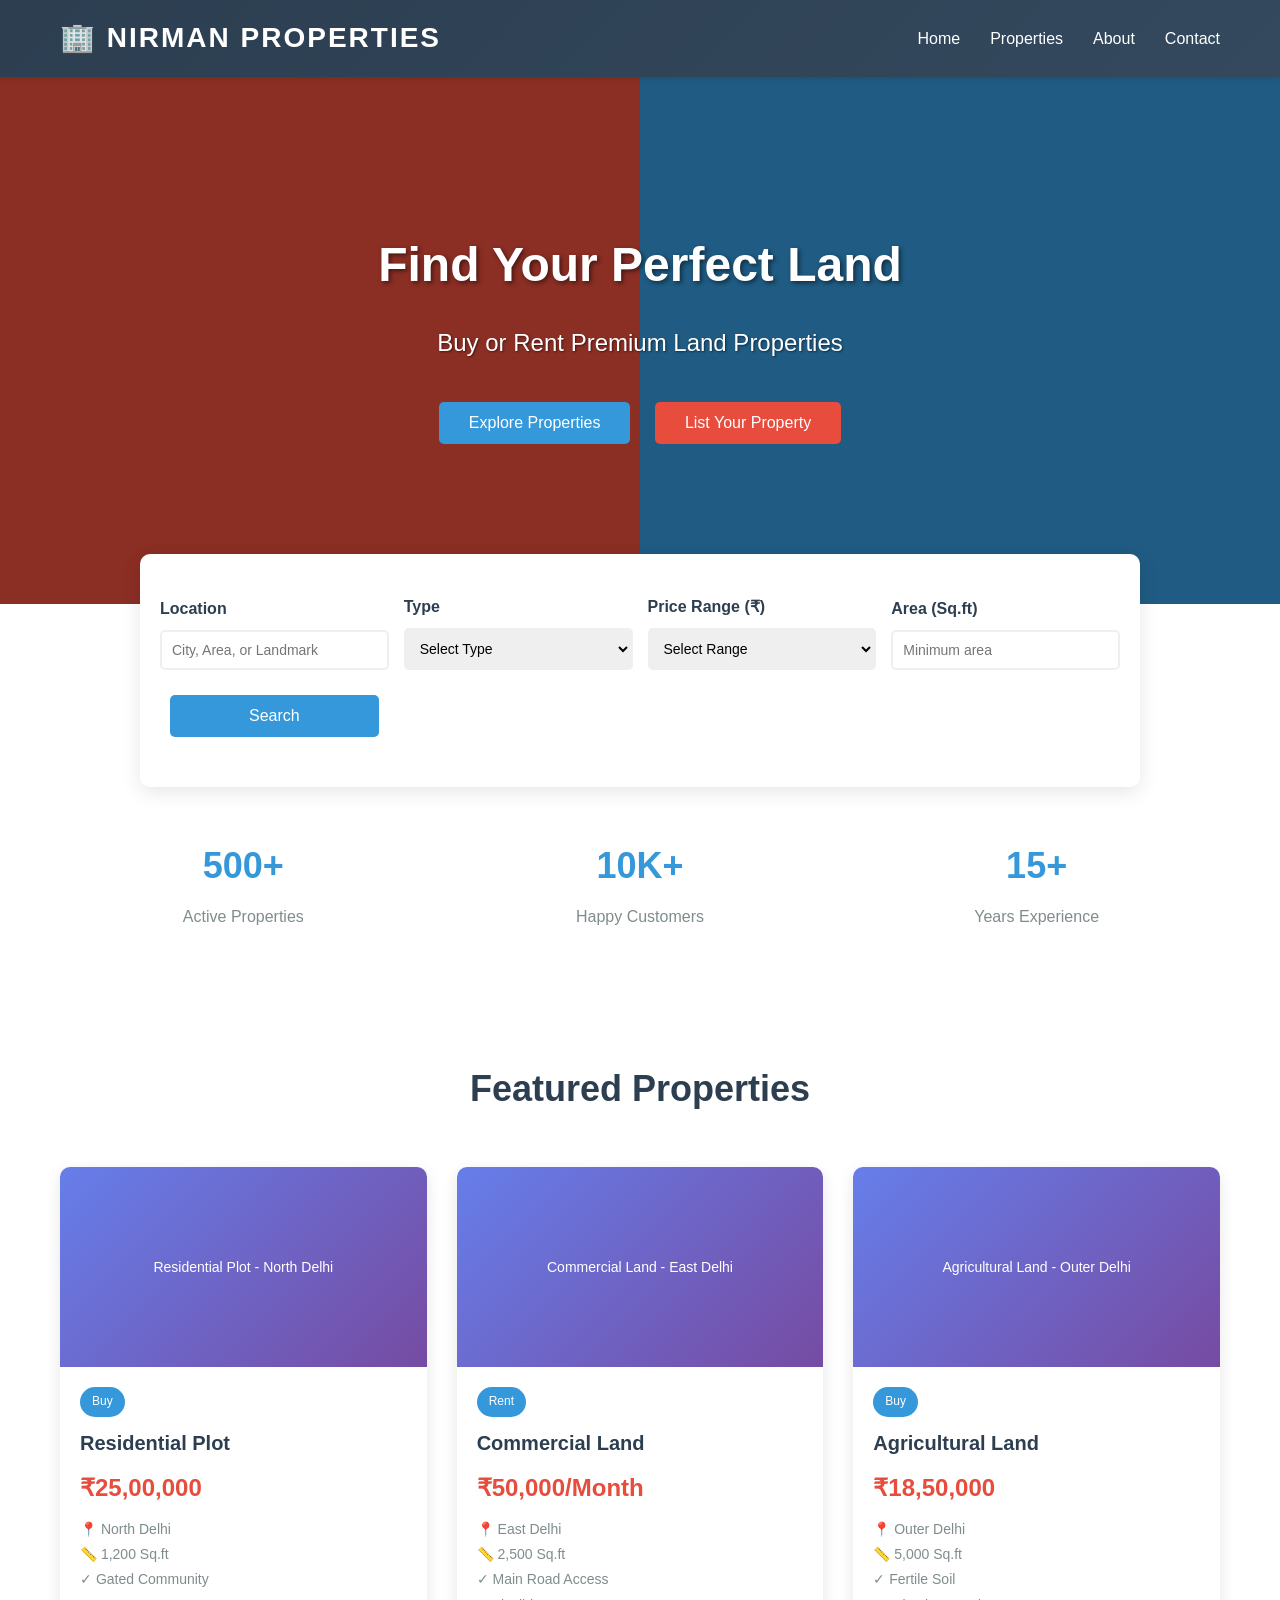
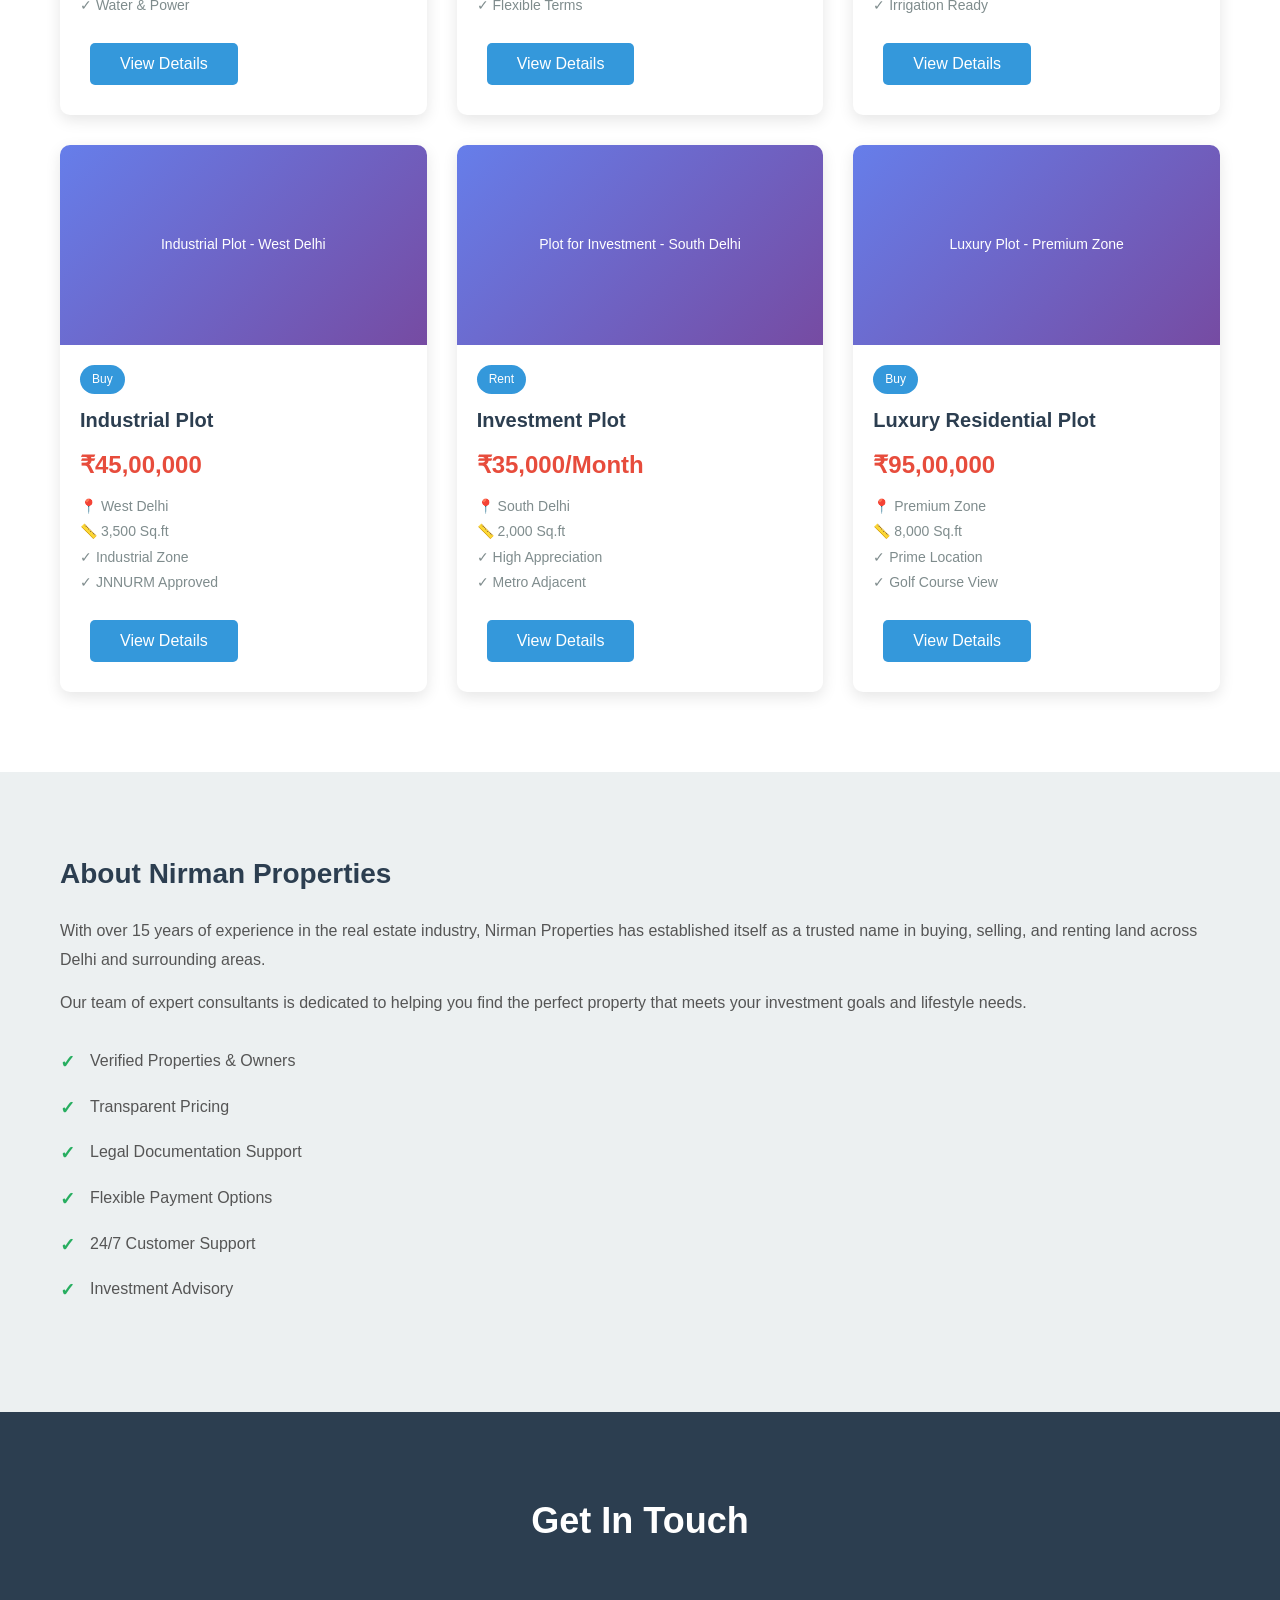
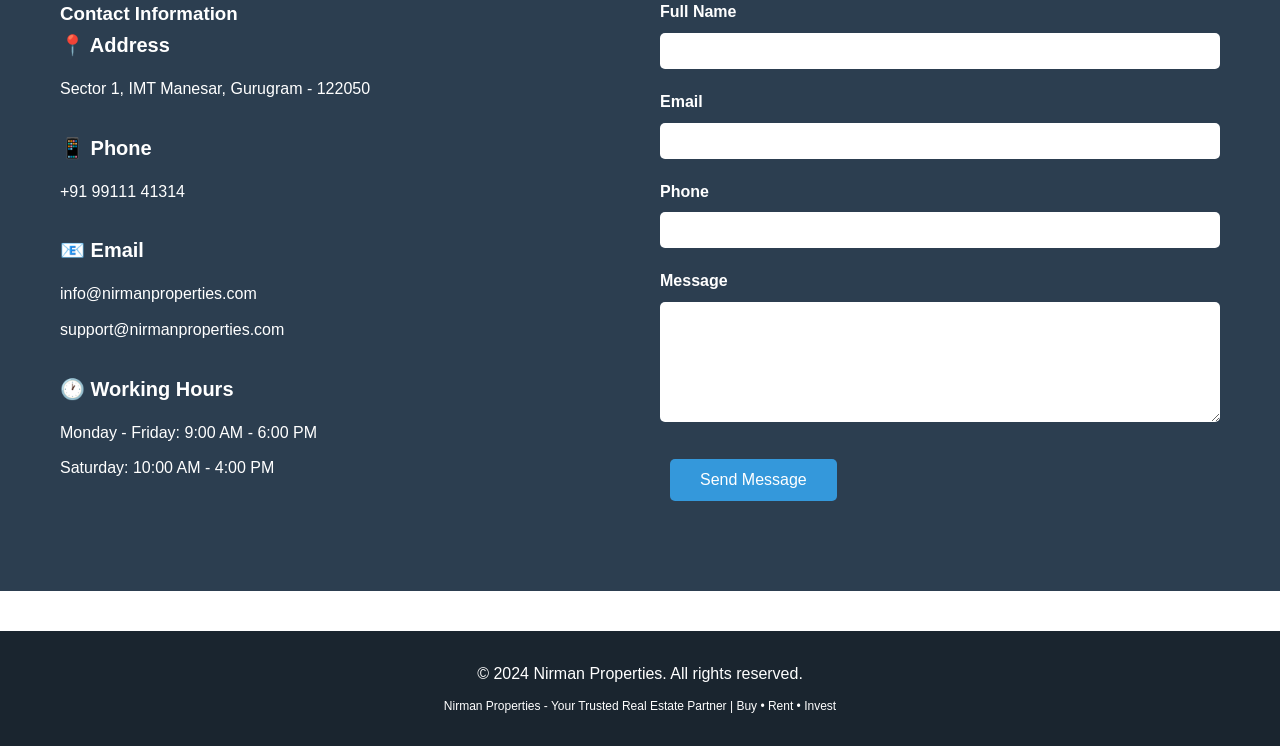
<file: index.html>
<!DOCTYPE html>
<html lang="en">
<head>
    <meta charset="UTF-8">
    <meta name="viewport" content="width=device-width, initial-scale=1.0">
    <title>Nirman Properties - Land Buy & Rent</title>
    <link rel="stylesheet" href="style.css">
</head>
<body>
    <!-- Header -->
    <header>
        <div class="container">
            <div class="header-content">
                <div class="logo">🏢 NIRMAN PROPERTIES</div>
                <nav>
                    <ul>
                        <li><a href="#home">Home</a></li>
                        <li><a href="#properties">Properties</a></li>
                        <li><a href="#about">About</a></li>
                        <li><a href="#contact">Contact</a></li>
                    </ul>
                </nav>
            </div>
        </div>
    </header>

    <!-- Hero Section -->
    <section class="hero" id="home">
        <h1>Find Your Perfect Land</h1>
        <p>Buy or Rent Premium Land Properties</p>
        <button class="btn" onclick="document.querySelector('#properties').scrollIntoView({ behavior: 'smooth' })">Explore Properties</button>
        <button class="btn btn-secondary" onclick="openListingModal()">List Your Property</button>
    </section>

    <!-- Search Section -->
    <div class="container">
        <div class="search-section">
            <form class="search-form" onsubmit="handleSearch(event)">
                <div class="form-group">
                    <label>Location</label>
                    <input type="text" placeholder="City, Area, or Landmark" required>
                </div>
                <div class="form-group">
                    <label>Type</label>
                    <select required>
                        <option value="">Select Type</option>
                        <option value="buy">Buy</option>
                        <option value="rent">Rent</option>
                    </select>
                </div>
                <div class="form-group">
                    <label>Price Range (₹)</label>
                    <select required>
                        <option value="">Select Range</option>
                        <option value="5-10L">5L - 10L</option>
                        <option value="10-25L">10L - 25L</option>
                        <option value="25-50L">25L - 50L</option>
                        <option value="50L+">50L+</option>
                    </select>
                </div>
                <div class="form-group">
                    <label>Area (Sq.ft)</label>
                    <input type="number" placeholder="Minimum area">
                </div>
                <button type="submit" class="btn">Search</button>
            </form>
        </div>
    </div>

    <!-- Statistics -->
    <div class="container">
        <div class="stats">
            <div class="stat-item">
                <h3>500+</h3>
                <p>Active Properties</p>
            </div>
            <div class="stat-item">
                <h3>10K+</h3>
                <p>Happy Customers</p>
            </div>
            <div class="stat-item">
                <h3>15+</h3>
                <p>Years Experience</p>
            </div>
        </div>
    </div>

    <!-- Properties Section -->
    <section class="section" id="properties">
        <div class="container">
            <h2>Featured Properties</h2>
            <div class="properties-grid">
                <!-- Property 1 -->
                <div class="property-card">
                    <div class="property-image">Residential Plot - North Delhi</div>
                    <div class="property-content">
                        <span class="property-type">Buy</span>
                        <div class="property-title">Residential Plot</div>
                        <div class="property-price">₹25,00,000</div>
                        <div class="property-details">
                            📍 North Delhi<br>
                            📏 1,200 Sq.ft<br>
                            ✓ Gated Community<br>
                            ✓ Water & Power
                        </div>
                        <button class="btn" onclick="showPropertyDetails('Residential Plot', '₹25,00,000', 'North Delhi', '1,200 Sq.ft', 'Gated Community, Water & Power')">View Details</button>
                    </div>
                </div>

                <!-- Property 2 -->
                <div class="property-card">
                    <div class="property-image">Commercial Land - East Delhi</div>
                    <div class="property-content">
                        <span class="property-type">Rent</span>
                        <div class="property-title">Commercial Land</div>
                        <div class="property-price">₹50,000/Month</div>
                        <div class="property-details">
                            📍 East Delhi<br>
                            📏 2,500 Sq.ft<br>
                            ✓ Main Road Access<br>
                            ✓ Flexible Terms
                        </div>
                        <button class="btn" onclick="showPropertyDetails('Commercial Land', '₹50,000/Month', 'East Delhi', '2,500 Sq.ft', 'Main Road Access, Flexible Terms')">View Details</button>
                    </div>
                </div>

                <!-- Property 3 -->
                <div class="property-card">
                    <div class="property-image">Agricultural Land - Outer Delhi</div>
                    <div class="property-content">
                        <span class="property-type">Buy</span>
                        <div class="property-title">Agricultural Land</div>
                        <div class="property-price">₹18,50,000</div>
                        <div class="property-details">
                            📍 Outer Delhi<br>
                            📏 5,000 Sq.ft<br>
                            ✓ Fertile Soil<br>
                            ✓ Irrigation Ready
                        </div>
                        <button class="btn" onclick="showPropertyDetails('Agricultural Land', '₹18,50,000', 'Outer Delhi', '5,000 Sq.ft', 'Fertile Soil, Irrigation Ready')">View Details</button>
                    </div>
                </div>

                <!-- Property 4 -->
                <div class="property-card">
                    <div class="property-image">Industrial Plot - West Delhi</div>
                    <div class="property-content">
                        <span class="property-type">Buy</span>
                        <div class="property-title">Industrial Plot</div>
                        <div class="property-price">₹45,00,000</div>
                        <div class="property-details">
                            📍 West Delhi<br>
                            📏 3,500 Sq.ft<br>
                            ✓ Industrial Zone<br>
                            ✓ JNNURM Approved
                        </div>
                        <button class="btn" onclick="showPropertyDetails('Industrial Plot', '₹45,00,000', 'West Delhi', '3,500 Sq.ft', 'Industrial Zone, JNNURM Approved')">View Details</button>
                    </div>
                </div>

                <!-- Property 5 -->
                <div class="property-card">
                    <div class="property-image">Plot for Investment - South Delhi</div>
                    <div class="property-content">
                        <span class="property-type">Rent</span>
                        <div class="property-title">Investment Plot</div>
                        <div class="property-price">₹35,000/Month</div>
                        <div class="property-details">
                            📍 South Delhi<br>
                            📏 2,000 Sq.ft<br>
                            ✓ High Appreciation<br>
                            ✓ Metro Adjacent
                        </div>
                        <button class="btn" onclick="showPropertyDetails('Investment Plot', '₹35,000/Month', 'South Delhi', '2,000 Sq.ft', 'High Appreciation, Metro Adjacent')">View Details</button>
                    </div>
                </div>

                <!-- Property 6 -->
                <div class="property-card">
                    <div class="property-image">Luxury Plot - Premium Zone</div>
                    <div class="property-content">
                        <span class="property-type">Buy</span>
                        <div class="property-title">Luxury Residential Plot</div>
                        <div class="property-price">₹95,00,000</div>
                        <div class="property-details">
                            📍 Premium Zone<br>
                            📏 8,000 Sq.ft<br>
                            ✓ Prime Location<br>
                            ✓ Golf Course View
                        </div>
                        <button class="btn" onclick="showPropertyDetails('Luxury Residential Plot', '₹95,00,000', 'Premium Zone', '8,000 Sq.ft', 'Prime Location, Golf Course View')">View Details</button>
                    </div>
                </div>
            </div>
        </div>
    </section>

    <!-- About Section -->
    <section class="section about-section" id="about">
        <div class="container">
            <div class="about-content">
                <div class="about-text">
                    <h3>About Nirman Properties</h3>
                    <p>With over 15 years of experience in the real estate industry, Nirman Properties has established itself as a trusted name in buying, selling, and renting land across Delhi and surrounding areas.</p>
                    <p>Our team of expert consultants is dedicated to helping you find the perfect property that meets your investment goals and lifestyle needs.</p>
                    <ul class="features-list">
                        <li>Verified Properties & Owners</li>
                        <li>Transparent Pricing</li>
                        <li>Legal Documentation Support</li>
                        <li>Flexible Payment Options</li>
                        <li>24/7 Customer Support</li>
                        <li>Investment Advisory</li>
                    </ul>
                </div>
            </div>
        </div>
    </section>

    <!-- Contact Section -->
    <section class="section contact-section" id="contact">
        <div class="container">
            <h2 style="color: white;">Get In Touch</h2>
            <div class="contact-content">
                <div>
                    <h3>Contact Information</h3>
                    <div class="contact-info">
                        <h3>📍 Address</h3>
                        <p>Sector 1, IMT Manesar, Gurugram - 122050</p>
                    </div>
                    <div class="contact-info">
                        <h3>📱 Phone</h3>
                        <p>+91 99111 41314</p>
                    </div>
                    <div class="contact-info">
                        <h3>📧 Email</h3>
                        <p>info@nirmanproperties.com</p>
                        <p>support@nirmanproperties.com</p>
                    </div>
                    <div class="contact-info">
                        <h3>🕐 Working Hours</h3>
                        <p>Monday - Friday: 9:00 AM - 6:00 PM</p>
                        <p>Saturday: 10:00 AM - 4:00 PM</p>
                    </div>
                </div>
                <form onsubmit="handleContactForm(event)">
                    <div class="contact-form-group">
                        <label>Full Name</label>
                        <input type="text" required>
                    </div>
                    <div class="contact-form-group">
                        <label>Email</label>
                        <input type="email" required>
                    </div>
                    <div class="contact-form-group">
                        <label>Phone</label>
                        <input type="tel" required>
                    </div>
                    <div class="contact-form-group">
                        <label>Message</label>
                        <textarea required></textarea>
                    </div>
                    <button type="submit" class="btn">Send Message</button>
                </form>
            </div>
        </div>
    </section>

    <!-- Footer -->
    <footer>
        <div class="container">
            <p>&copy; 2024 Nirman Properties. All rights reserved.</p>
            <p style="margin-top: 10px; font-size: 12px;">Nirman Properties - Your Trusted Real Estate Partner | Buy • Rent • Invest</p>
        </div>
    </footer>

    <script src="script.js"></script>
</body>
</html>
</file>
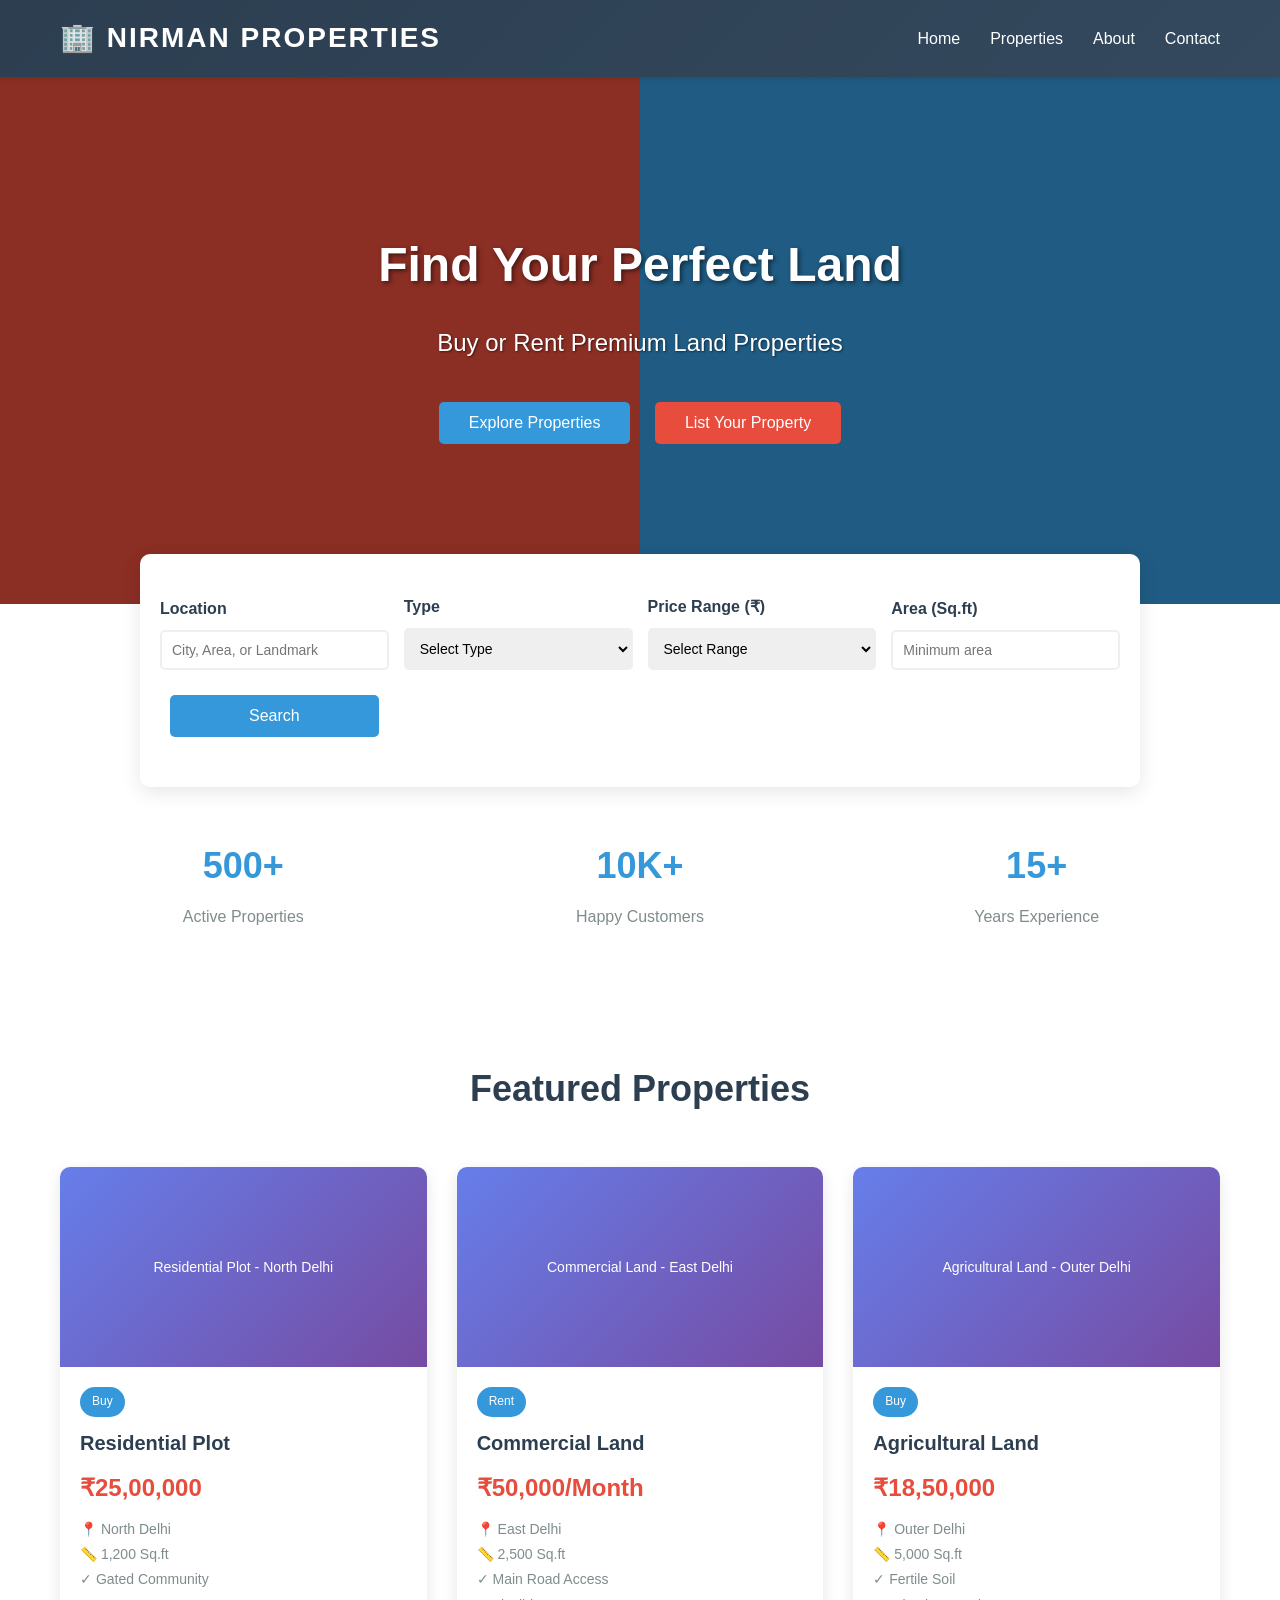
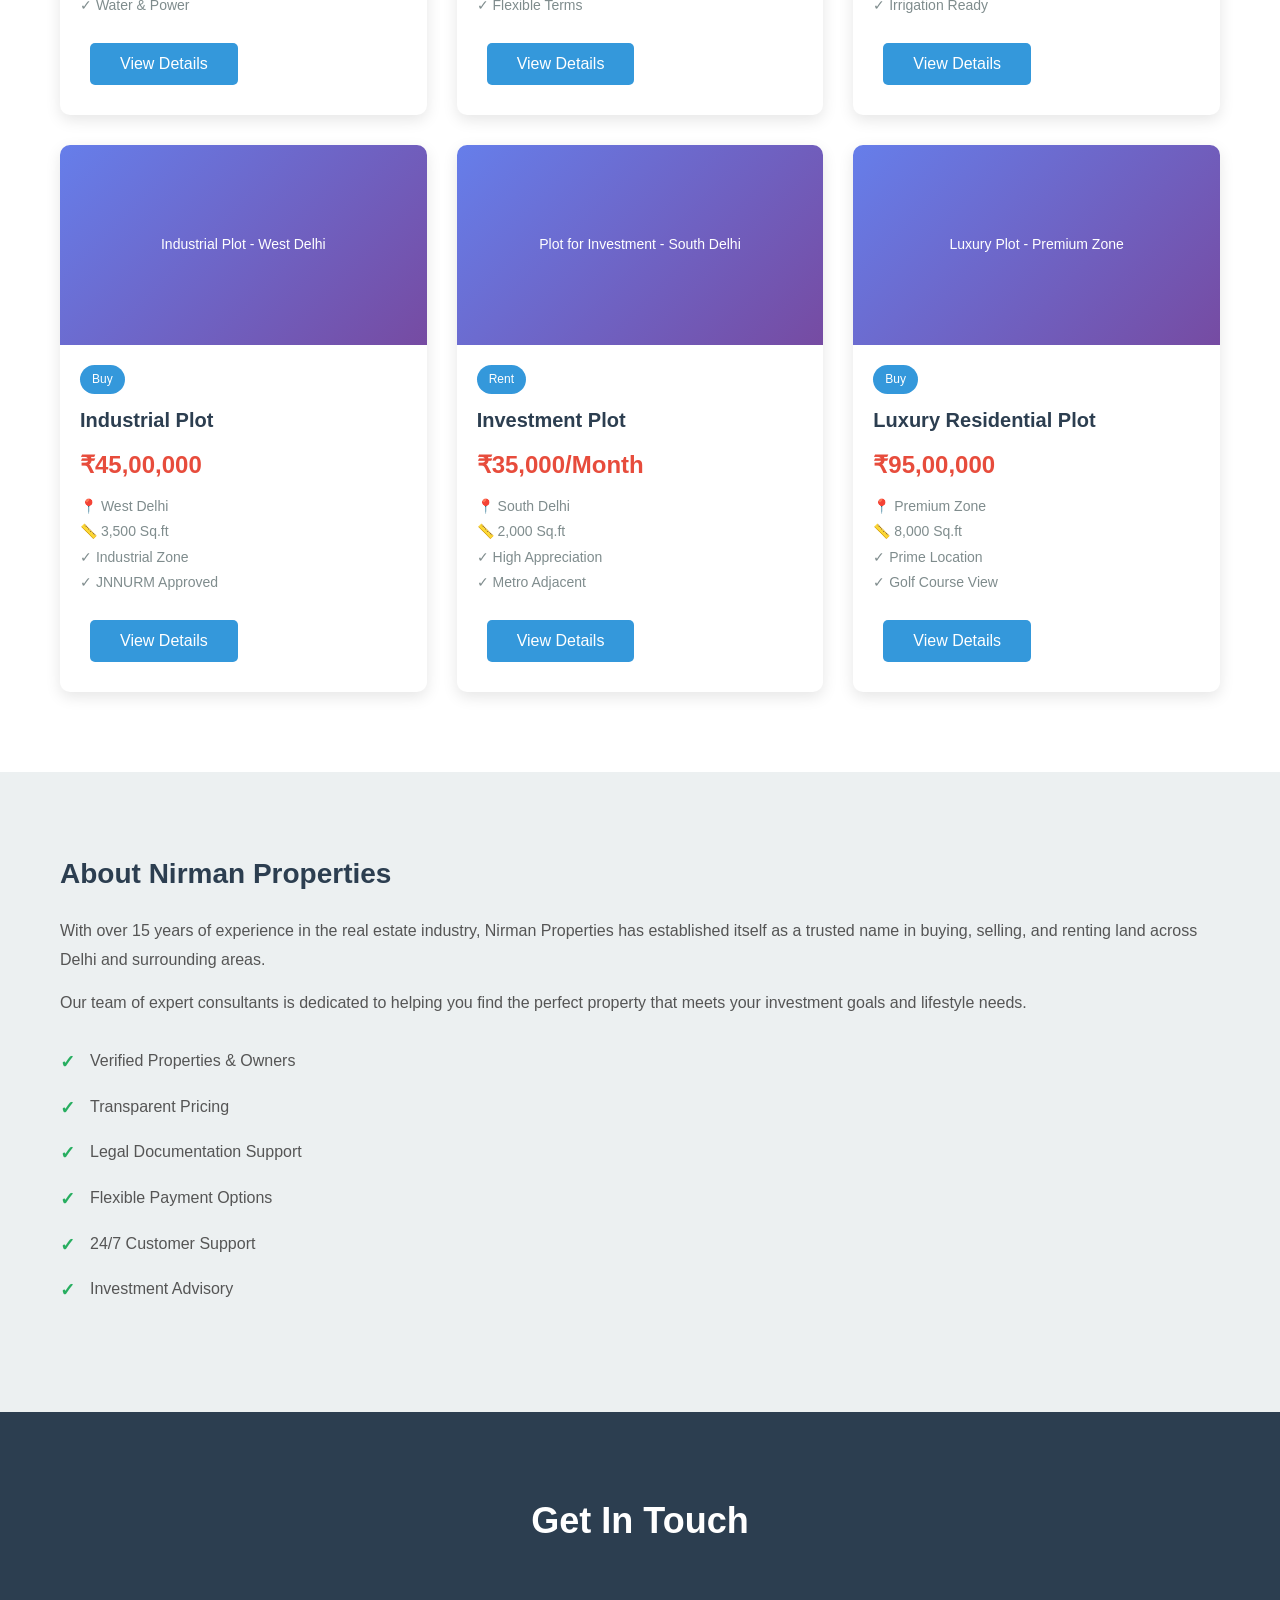
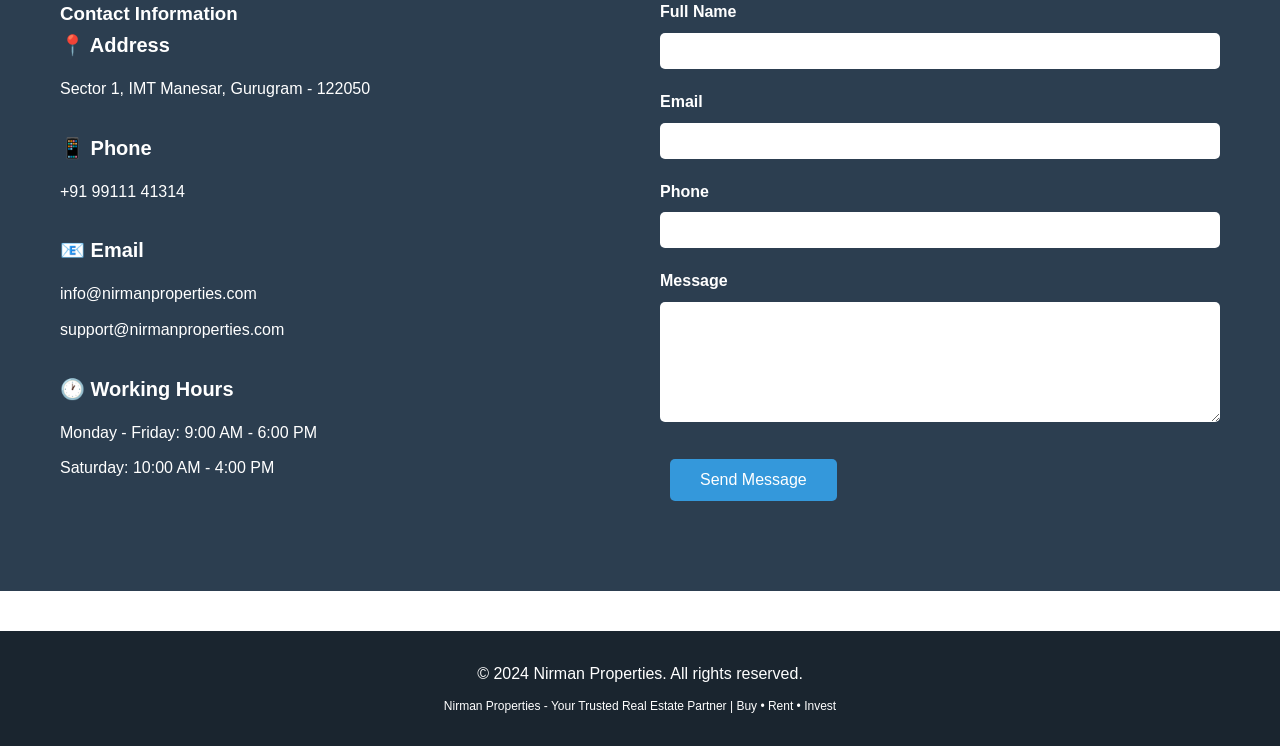
<file: nirman_properties.html>
<!DOCTYPE html>
<html lang="en">
<head>
    <meta charset="UTF-8">
    <meta name="viewport" content="width=device-width, initial-scale=1.0">
    <title>Nirman Properties - Land Buy & Rent</title>
    <style>
        * {
            margin: 0;
            padding: 0;
            box-sizing: border-box;
        }

        body {
            font-family: 'Segoe UI', Tahoma, Geneva, Verdana, sans-serif;
            line-height: 1.6;
            color: #333;
        }

        header {
            background: linear-gradient(135deg, #2c3e50 0%, #34495e 100%);
            color: white;
            padding: 1rem 0;
            position: sticky;
            top: 0;
            z-index: 100;
            box-shadow: 0 2px 5px rgba(0,0,0,0.1);
        }

        .container {
            max-width: 1200px;
            margin: 0 auto;
            padding: 0 20px;
        }

        .header-content {
            display: flex;
            justify-content: space-between;
            align-items: center;
        }

        .logo {
            font-size: 28px;
            font-weight: bold;
            letter-spacing: 2px;
        }

        nav ul {
            display: flex;
            list-style: none;
            gap: 30px;
        }

        nav a {
            color: white;
            text-decoration: none;
            transition: color 0.3s;
        }

        nav a:hover {
            color: #3498db;
        }

        .hero {
            background: linear-gradient(rgba(0,0,0,0.4), rgba(0,0,0,0.4)), 
                        url('data:image/svg+xml,<svg xmlns="http://www.w3.org/2000/svg" viewBox="0 0 1200 600"><rect fill="%23e74c3c" width="600" height="600"/><rect fill="%233498db" x="600" width="600" height="600"/></svg>');
            background-size: cover;
            background-position: center;
            color: white;
            padding: 150px 20px;
            text-align: center;
        }

        .hero h1 {
            font-size: 48px;
            margin-bottom: 20px;
            text-shadow: 2px 2px 4px rgba(0,0,0,0.5);
        }

        .hero p {
            font-size: 24px;
            margin-bottom: 30px;
            text-shadow: 1px 1px 2px rgba(0,0,0,0.5);
        }

        .btn {
            display: inline-block;
            padding: 12px 30px;
            background: #3498db;
            color: white;
            text-decoration: none;
            border: none;
            border-radius: 5px;
            cursor: pointer;
            font-size: 16px;
            transition: background 0.3s, transform 0.2s;
            margin: 10px;
        }

        .btn:hover {
            background: #2980b9;
            transform: translateY(-2px);
        }

        .btn-secondary {
            background: #e74c3c;
        }

        .btn-secondary:hover {
            background: #c0392b;
        }

        .search-section {
            background: white;
            padding: 40px 20px;
            margin: -50px 20px 0;
            border-radius: 10px;
            box-shadow: 0 5px 20px rgba(0,0,0,0.1);
            max-width: 1000px;
            margin-left: auto;
            margin-right: auto;
            position: relative;
            z-index: 10;
        }

        .search-form {
            display: grid;
            grid-template-columns: repeat(auto-fit, minmax(200px, 1fr));
            gap: 15px;
            align-items: end;
        }

        .form-group {
            display: flex;
            flex-direction: column;
        }

        .form-group label {
            margin-bottom: 8px;
            font-weight: 600;
            color: #2c3e50;
        }

        .form-group input,
        .form-group select {
            padding: 10px;
            border: 2px solid #ecf0f1;
            border-radius: 5px;
            font-size: 14px;
            transition: border-color 0.3s;
        }

        .form-group input:focus,
        .form-group select:focus {
            outline: none;
            border-color: #3498db;
        }

        .section {
            padding: 80px 20px;
        }

        .section h2 {
            text-align: center;
            font-size: 36px;
            margin-bottom: 50px;
            color: #2c3e50;
        }

        .properties-grid {
            display: grid;
            grid-template-columns: repeat(auto-fill, minmax(300px, 1fr));
            gap: 30px;
        }

        .property-card {
            background: white;
            border-radius: 10px;
            overflow: hidden;
            box-shadow: 0 5px 15px rgba(0,0,0,0.1);
            transition: transform 0.3s, box-shadow 0.3s;
        }

        .property-card:hover {
            transform: translateY(-5px);
            box-shadow: 0 10px 25px rgba(0,0,0,0.15);
        }

        .property-image {
            width: 100%;
            height: 200px;
            background: linear-gradient(135deg, #667eea 0%, #764ba2 100%);
            display: flex;
            align-items: center;
            justify-content: center;
            color: white;
            font-size: 14px;
        }

        .property-content {
            padding: 20px;
        }

        .property-title {
            font-size: 20px;
            font-weight: bold;
            margin-bottom: 10px;
            color: #2c3e50;
        }

        .property-price {
            font-size: 24px;
            color: #e74c3c;
            margin-bottom: 10px;
            font-weight: bold;
        }

        .property-details {
            font-size: 14px;
            color: #7f8c8d;
            margin-bottom: 15px;
            line-height: 1.8;
        }

        .property-type {
            display: inline-block;
            padding: 5px 12px;
            background: #3498db;
            color: white;
            border-radius: 20px;
            font-size: 12px;
            margin-bottom: 10px;
        }

        .property-type.rent {
            background: #27ae60;
        }

        .about-section {
            background: #ecf0f1;
        }

        .about-content {
            display: grid;
            grid-template-columns: 1fr;
            gap: 40px;
            align-items: center;
        }

        .about-text h3 {
            font-size: 28px;
            margin-bottom: 20px;
            color: #2c3e50;
        }

        .about-text p {
            margin-bottom: 15px;
            color: #555;
            line-height: 1.8;
        }

        .features-list {
            list-style: none;
            margin: 20px 0;
        }

        .features-list li {
            padding: 10px 0;
            padding-left: 30px;
            position: relative;
            color: #555;
        }

        .features-list li:before {
            content: "✓";
            position: absolute;
            left: 0;
            color: #27ae60;
            font-weight: bold;
            font-size: 18px;
        }

        .contact-section {
            background: #2c3e50;
            color: white;
        }

        .contact-content {
            display: grid;
            grid-template-columns: 1fr 1fr;
            gap: 40px;
        }

        .contact-info {
            margin-bottom: 30px;
        }

        .contact-info h3 {
            margin-bottom: 15px;
            font-size: 20px;
        }

        .contact-info p {
            margin-bottom: 10px;
            display: flex;
            align-items: center;
            gap: 10px;
        }

        .contact-form-group {
            margin-bottom: 20px;
        }

        .contact-form-group label {
            display: block;
            margin-bottom: 8px;
            font-weight: 600;
        }

        .contact-form-group input,
        .contact-form-group textarea {
            width: 100%;
            padding: 10px;
            border: none;
            border-radius: 5px;
            font-family: inherit;
            font-size: 14px;
        }

        .contact-form-group textarea {
            resize: vertical;
            min-height: 120px;
        }

        footer {
            background: #1a252f;
            color: white;
            text-align: center;
            padding: 30px 20px;
            margin-top: 40px;
        }

        .stats {
            display: grid;
            grid-template-columns: repeat(auto-fit, minmax(200px, 1fr));
            gap: 30px;
            margin: 50px 0;
            text-align: center;
        }

        .stat-item h3 {
            font-size: 36px;
            color: #3498db;
            margin-bottom: 10px;
        }

        .stat-item p {
            color: #7f8c8d;
        }

        @media (max-width: 768px) {
            nav ul {
                flex-direction: column;
                gap: 10px;
            }

            .hero h1 {
                font-size: 32px;
            }

            .hero p {
                font-size: 18px;
            }

            .about-content,
            .contact-content {
                grid-template-columns: 1fr;
            }

            .search-form {
                grid-template-columns: 1fr;
            }
        }
    </style>
</head>
<body>
    <!-- Header -->
    <header>
        <div class="container">
            <div class="header-content">
                <div class="logo">🏢 NIRMAN PROPERTIES</div>
                <nav>
                    <ul>
                        <li><a href="#home">Home</a></li>
                        <li><a href="#properties">Properties</a></li>
                        <li><a href="#about">About</a></li>
                        <li><a href="#contact">Contact</a></li>
                    </ul>
                </nav>
            </div>
        </div>
    </header>

    <!-- Hero Section -->
    <section class="hero" id="home">
        <h1>Find Your Perfect Land</h1>
        <p>Buy or Rent Premium Land Properties</p>
        <button class="btn" onclick="document.querySelector('#properties').scrollIntoView({ behavior: 'smooth' })">Explore Properties</button>
        <button class="btn btn-secondary" onclick="openListingModal()">List Your Property</button>
    </section>

    <!-- Search Section -->
    <div class="container">
        <div class="search-section">
            <form class="search-form" onsubmit="handleSearch(event)">
                <div class="form-group">
                    <label>Location</label>
                    <input type="text" placeholder="City, Area, or Landmark" required>
                </div>
                <div class="form-group">
                    <label>Type</label>
                    <select required>
                        <option value="">Select Type</option>
                        <option value="buy">Buy</option>
                        <option value="rent">Rent</option>
                    </select>
                </div>
                <div class="form-group">
                    <label>Price Range (₹)</label>
                    <select required>
                        <option value="">Select Range</option>
                        <option value="5-10L">5L - 10L</option>
                        <option value="10-25L">10L - 25L</option>
                        <option value="25-50L">25L - 50L</option>
                        <option value="50L+">50L+</option>
                    </select>
                </div>
                <div class="form-group">
                    <label>Area (Sq.ft)</label>
                    <input type="number" placeholder="Minimum area">
                </div>
                <button type="submit" class="btn">Search</button>
            </form>
        </div>
    </div>

    <!-- Statistics -->
    <div class="container">
        <div class="stats">
            <div class="stat-item">
                <h3>500+</h3>
                <p>Active Properties</p>
            </div>
            <div class="stat-item">
                <h3>10K+</h3>
                <p>Happy Customers</p>
            </div>
            <div class="stat-item">
                <h3>15+</h3>
                <p>Years Experience</p>
            </div>
        </div>
    </div>

    <!-- Properties Section -->
    <section class="section" id="properties">
        <div class="container">
            <h2>Featured Properties</h2>
            <div class="properties-grid">
                <!-- Property 1 -->
                <div class="property-card">
                    <div class="property-image">Residential Plot - North Delhi</div>
                    <div class="property-content">
                        <span class="property-type">Buy</span>
                        <div class="property-title">Residential Plot</div>
                        <div class="property-price">₹25,00,000</div>
                        <div class="property-details">
                            📍 North Delhi<br>
                            📏 1,200 Sq.ft<br>
                            ✓ Gated Community<br>
                            ✓ Water & Power
                        </div>
                        <button class="btn" onclick="showPropertyDetails('Residential Plot', '₹25,00,000', 'North Delhi', '1,200 Sq.ft', 'Gated Community, Water & Power')">View Details</button>
                    </div>
                </div>

                <!-- Property 2 -->
                <div class="property-card">
                    <div class="property-image">Commercial Land - East Delhi</div>
                    <div class="property-content">
                        <span class="property-type">Rent</span>
                        <div class="property-title">Commercial Land</div>
                        <div class="property-price">₹50,000/Month</div>
                        <div class="property-details">
                            📍 East Delhi<br>
                            📏 2,500 Sq.ft<br>
                            ✓ Main Road Access<br>
                            ✓ Flexible Terms
                        </div>
                        <button class="btn" onclick="showPropertyDetails('Commercial Land', '₹50,000/Month', 'East Delhi', '2,500 Sq.ft', 'Main Road Access, Flexible Terms')">View Details</button>
                    </div>
                </div>

                <!-- Property 3 -->
                <div class="property-card">
                    <div class="property-image">Agricultural Land - Outer Delhi</div>
                    <div class="property-content">
                        <span class="property-type">Buy</span>
                        <div class="property-title">Agricultural Land</div>
                        <div class="property-price">₹18,50,000</div>
                        <div class="property-details">
                            📍 Outer Delhi<br>
                            📏 5,000 Sq.ft<br>
                            ✓ Fertile Soil<br>
                            ✓ Irrigation Ready
                        </div>
                        <button class="btn" onclick="showPropertyDetails('Agricultural Land', '₹18,50,000', 'Outer Delhi', '5,000 Sq.ft', 'Fertile Soil, Irrigation Ready')">View Details</button>
                    </div>
                </div>

                <!-- Property 4 -->
                <div class="property-card">
                    <div class="property-image">Industrial Plot - West Delhi</div>
                    <div class="property-content">
                        <span class="property-type">Buy</span>
                        <div class="property-title">Industrial Plot</div>
                        <div class="property-price">₹45,00,000</div>
                        <div class="property-details">
                            📍 West Delhi<br>
                            📏 3,500 Sq.ft<br>
                            ✓ Industrial Zone<br>
                            ✓ JNNURM Approved
                        </div>
                        <button class="btn" onclick="showPropertyDetails('Industrial Plot', '₹45,00,000', 'West Delhi', '3,500 Sq.ft', 'Industrial Zone, JNNURM Approved')">View Details</button>
                    </div>
                </div>

                <!-- Property 5 -->
                <div class="property-card">
                    <div class="property-image">Plot for Investment - South Delhi</div>
                    <div class="property-content">
                        <span class="property-type">Rent</span>
                        <div class="property-title">Investment Plot</div>
                        <div class="property-price">₹35,000/Month</div>
                        <div class="property-details">
                            📍 South Delhi<br>
                            📏 2,000 Sq.ft<br>
                            ✓ High Appreciation<br>
                            ✓ Metro Adjacent
                        </div>
                        <button class="btn" onclick="showPropertyDetails('Investment Plot', '₹35,000/Month', 'South Delhi', '2,000 Sq.ft', 'High Appreciation, Metro Adjacent')">View Details</button>
                    </div>
                </div>

                <!-- Property 6 -->
                <div class="property-card">
                    <div class="property-image">Luxury Plot - Premium Zone</div>
                    <div class="property-content">
                        <span class="property-type">Buy</span>
                        <div class="property-title">Luxury Residential Plot</div>
                        <div class="property-price">₹95,00,000</div>
                        <div class="property-details">
                            📍 Premium Zone<br>
                            📏 8,000 Sq.ft<br>
                            ✓ Prime Location<br>
                            ✓ Golf Course View
                        </div>
                        <button class="btn" onclick="showPropertyDetails('Luxury Residential Plot', '₹95,00,000', 'Premium Zone', '8,000 Sq.ft', 'Prime Location, Golf Course View')">View Details</button>
                    </div>
                </div>
            </div>
        </div>
    </section>

    <!-- About Section -->
    <section class="section about-section" id="about">
        <div class="container">
            <div class="about-content">
                <div class="about-text">
                    <h3>About Nirman Properties</h3>
                    <p>With over 15 years of experience in the real estate industry, Nirman Properties has established itself as a trusted name in buying, selling, and renting land across Delhi and surrounding areas.</p>
                    <p>Our team of expert consultants is dedicated to helping you find the perfect property that meets your investment goals and lifestyle needs.</p>
                    <ul class="features-list">
                        <li>Verified Properties & Owners</li>
                        <li>Transparent Pricing</li>
                        <li>Legal Documentation Support</li>
                        <li>Flexible Payment Options</li>
                        <li>24/7 Customer Support</li>
                        <li>Investment Advisory</li>
                    </ul>
                </div>

            </div>
        </div>
    </section>

    <!-- Contact Section -->
    <section class="section contact-section" id="contact">
        <div class="container">
            <h2 style="color: white;">Get In Touch</h2>
            <div class="contact-content">
                <div>
                    <h3>Contact Information</h3>
                    <div class="contact-info">
                        <h3>📍 Address</h3>
                        <p>Sector 1, IMT Manesar, Gurugram - 122050</p>
                    </div>
                    <div class="contact-info">
                        <h3>📱 Phone</h3>
                        <p>+91 99111 41314</p>
                    </div>
                    <div class="contact-info">
                        <h3>📧 Email</h3>
                        <p>info@nirmanproperties.com</p>
                        <p>support@nirmanproperties.com</p>
                    </div>
                    <div class="contact-info">
                        <h3>🕐 Working Hours</h3>
                        <p>Monday - Friday: 9:00 AM - 6:00 PM</p>
                        <p>Saturday: 10:00 AM - 4:00 PM</p>
                    </div>
                </div>
                <form onsubmit="handleContactForm(event)">
                    <div class="contact-form-group">
                        <label>Full Name</label>
                        <input type="text" required>
                    </div>
                    <div class="contact-form-group">
                        <label>Email</label>
                        <input type="email" required>
                    </div>
                    <div class="contact-form-group">
                        <label>Phone</label>
                        <input type="tel" required>
                    </div>
                    <div class="contact-form-group">
                        <label>Message</label>
                        <textarea required></textarea>
                    </div>
                    <button type="submit" class="btn">Send Message</button>
                </form>
            </div>
        </div>
    </section>

    <!-- Footer -->
    <footer>
        <div class="container">
            <p>&copy; 2024 Nirman Properties. All rights reserved.</p>
            <p style="margin-top: 10px; font-size: 12px;">Nirman Properties - Your Trusted Real Estate Partner | Buy • Rent • Invest</p>
        </div>
    </footer>

    <script>
        // Modal for listing property
        const modal = document.createElement('div');
        modal.id = 'listingModal';
        modal.style.cssText = `
            display: none;
            position: fixed;
            z-index: 1000;
            left: 0;
            top: 0;
            width: 100%;
            height: 100%;
            background-color: rgba(0,0,0,0.4);
            overflow: auto;
        `;
        modal.innerHTML = `
            <div style="background-color: white; margin: auto; padding: 30px; border-radius: 10px; width: 90%; max-width: 500px; margin-top: 50px; box-shadow: 0 5px 20px rgba(0,0,0,0.2);">
                <span style="float: right; font-size: 28px; cursor: pointer; color: #aaa;" onclick="closeListingModal()">&times;</span>
                <h2 style="margin-bottom: 20px; color: #2c3e50;">List Your Property</h2>
                <form id="listingForm" onsubmit="handleListing(event)">
                    <div style="margin-bottom: 15px;">
                        <label style="display: block; margin-bottom: 8px; font-weight: 600;">Property Type *</label>
                        <select name="propertyType" required style="width: 100%; padding: 10px; border: 2px solid #ecf0f1; border-radius: 5px;">
                            <option value="">Select Type</option>
                            <option value="Residential">Residential Plot</option>
                            <option value="Commercial">Commercial Land</option>
                            <option value="Industrial">Industrial Plot</option>
                            <option value="Agricultural">Agricultural Land</option>
                        </select>
                    </div>
                    <div style="margin-bottom: 15px;">
                        <label style="display: block; margin-bottom: 8px; font-weight: 600;">Location *</label>
                        <input type="text" name="location" required placeholder="Enter location" style="width: 100%; padding: 10px; border: 2px solid #ecf0f1; border-radius: 5px;">
                    </div>
                    <div style="margin-bottom: 15px;">
                        <label style="display: block; margin-bottom: 8px; font-weight: 600;">Area (Sq.ft) *</label>
                        <input type="number" name="area" required placeholder="Enter area" style="width: 100%; padding: 10px; border: 2px solid #ecf0f1; border-radius: 5px;">
                    </div>
                    <div style="margin-bottom: 15px;">
                        <label style="display: block; margin-bottom: 8px; font-weight: 600;">Price (₹) *</label>
                        <input type="number" name="price" required placeholder="Enter price" style="width: 100%; padding: 10px; border: 2px solid #ecf0f1; border-radius: 5px;">
                    </div>
                    <div style="margin-bottom: 15px;">
                        <label style="display: block; margin-bottom: 8px; font-weight: 600;">Buy or Rent? *</label>
                        <select name="type" required style="width: 100%; padding: 10px; border: 2px solid #ecf0f1; border-radius: 5px;">
                            <option value="">Select Option</option>
                            <option value="Buy">Buy</option>
                            <option value="Rent">Rent</option>
                        </select>
                    </div>
                    <div style="margin-bottom: 15px;">
                        <label style="display: block; margin-bottom: 8px; font-weight: 600;">Your Name *</label>
                        <input type="text" name="name" required placeholder="Enter your name" style="width: 100%; padding: 10px; border: 2px solid #ecf0f1; border-radius: 5px;">
                    </div>
                    <div style="margin-bottom: 15px;">
                        <label style="display: block; margin-bottom: 8px; font-weight: 600;">Your Phone *</label>
                        <input type="tel" name="phone" required placeholder="Enter your phone" style="width: 100%; padding: 10px; border: 2px solid #ecf0f1; border-radius: 5px;">
                    </div>
                    <button type="submit" class="btn" style="width: 100%;">Submit Property</button>
                </form>
            </div>
        `;
        document.body.appendChild(modal);

        function openListingModal() {
            document.getElementById('listingModal').style.display = 'block';
        }

        function closeListingModal() {
            document.getElementById('listingModal').style.display = 'none';
        }

        function handleListing(event) {
            event.preventDefault();
            const formData = new FormData(event.target);
            const propertyType = formData.get('propertyType');
            const location = formData.get('location');
            const area = formData.get('area');
            const price = formData.get('price');
            const type = formData.get('type');
            const name = formData.get('name');
            const phone = formData.get('phone');
            
            const message = `Hello Nirman Properties,\n\nI want to list my property:\n\n📋 Property Type: ${propertyType}\n📍 Location: ${location}\n📏 Area: ${area} sq.ft\n💰 Price: ₹${price}\n🏷️ Type: ${type}\n\n👤 My Name: ${name}\n📱 My Phone: ${phone}`;
            
            showWhatsAppModal(message, '919911141314');
            closeListingModal();
        }

        function showWhatsAppModal(message, phoneNumber) {
            const whatsappModal = document.createElement('div');
            whatsappModal.style.cssText = `
                display: block;
                position: fixed;
                z-index: 1001;
                left: 0;
                top: 0;
                width: 100%;
                height: 100%;
                background-color: rgba(0,0,0,0.4);
                overflow: auto;
            `;
            whatsappModal.innerHTML = `
                <div style="background-color: white; margin: auto; padding: 30px; border-radius: 10px; width: 90%; max-width: 500px; margin-top: 50px; box-shadow: 0 5px 20px rgba(0,0,0,0.2);">
                    <span style="float: right; font-size: 28px; cursor: pointer; color: #aaa;" onclick="this.parentElement.parentElement.remove()">&times;</span>
                    <h2 style="color: #2c3e50; margin-bottom: 10px;">📱 Send via WhatsApp</h2>
                    <p style="color: #666; font-size: 13px; margin-bottom: 15px;">Choose one of the options below to send your message:</p>
                    
                    <div style="background: #f0f0f0; padding: 12px; border-radius: 5px; margin-bottom: 15px; max-height: 150px; overflow-y: auto; font-size: 12px; line-height: 1.5; white-space: pre-wrap; word-wrap: break-word; border-left: 4px solid #25d366;">
                        ${message}
                    </div>
                    
                    <div style="margin-bottom: 15px; padding: 12px; background: #fff3cd; border-radius: 5px; text-align: center; border: 1px solid #ffc107;">
                        <p style="margin: 0; font-size: 13px; color: #856404;"><strong>📞 Send to:</strong></p>
                        <p style="margin: 8px 0 0 0; font-size: 16px; color: #25d366; font-weight: bold;">+91 99111 41314</p>
                    </div>
                    
                    <button onclick="copyToClipboard('${message.replace(/'/g, "\\'")}');" class="btn" style="width: 100%; margin-bottom: 8px; background: #3498db;">📋 Copy Message</button>
                    
                    <button onclick="openWhatsApp('${phoneNumber}', '${message.replace(/'/g, "\\'")}');" class="btn" style="width: 100%; margin-bottom: 8px; background: #25d366;">💬 Open WhatsApp App</button>
                    
                    <p style="text-align: center; font-size: 12px; color: #666; margin: 10px 0; line-height: 1.5;">
                        <strong>Not working?</strong><br>
                        1. Click "Copy Message"<br>
                        2. Open WhatsApp manually<br>
                        3. Paste the message to +91 99111 41314
                    </p>
                    
                    <button onclick="this.parentElement.parentElement.remove();" class="btn btn-secondary" style="width: 100%;">Close</button>
                </div>
            `;
            document.body.appendChild(whatsappModal);
        }

        function copyToClipboard(text) {
            try {
                // Modern clipboard API
                if (navigator.clipboard && navigator.clipboard.writeText) {
                    navigator.clipboard.writeText(text).then(() => {
                        alert('✓ Message copied!\n\nNext steps:\n1. Open WhatsApp\n2. Search for +91 99111 41314\n3. Paste the message');
                    }).catch(err => {
                        fallbackCopy(text);
                    });
                } else {
                    fallbackCopy(text);
                }
            } catch (e) {
                fallbackCopy(text);
            }
        }

        function fallbackCopy(text) {
            const textarea = document.createElement('textarea');
            textarea.value = text;
            textarea.style.position = 'fixed';
            textarea.style.opacity = '0';
            document.body.appendChild(textarea);
            textarea.select();
            try {
                document.execCommand('copy');
                alert('✓ Message copied!\n\nNext steps:\n1. Open WhatsApp\n2. Search for +91 99111 41314\n3. Paste the message');
            } catch (err) {
                alert('Could not copy. Please:\n1. Open WhatsApp\n2. Search for +91 99111 41314\n3. Send your message manually');
            }
            document.body.removeChild(textarea);
        }

        function openWhatsApp(phoneNumber, message) {
            try {
                // Try multiple WhatsApp link formats
                const encodedMessage = encodeURIComponent(message);
                const links = [
                    `https://wa.me/${phoneNumber}?text=${encodedMessage}`,
                    `https://api.whatsapp.com/send?phone=${phoneNumber}&text=${encodedMessage}`,
                    `whatsapp://send?phone=${phoneNumber}&text=${encodedMessage}`
                ];
                
                // Try to open WhatsApp
                let opened = false;
                for (let link of links) {
                    try {
                        const win = window.open(link, '_blank');
                        if (win) {
                            opened = true;
                            break;
                        }
                    } catch (e) {
                        continue;
                    }
                }
                
                if (!opened) {
                    // If WhatsApp didn't open, show manual option
                    alert('If WhatsApp did not open:\n\n1. Copy the message above\n2. Open WhatsApp\n3. Search for: +91 99111 41314\n4. Paste the message');
                }
            } catch (e) {
                alert('WhatsApp API is blocked. Please:\n\n1. Copy the message\n2. Open WhatsApp manually\n3. Send to: +91 99111 41314');
            }
        }

        // Properties data
        const properties = [
            { type: 'Buy', title: 'Residential Plot', price: '₹25,00,000', location: 'North Delhi', area: '1,200 Sq.ft', details: 'Gated Community, Water & Power' },
            { type: 'Rent', title: 'Commercial Land', price: '₹50,000/Month', location: 'East Delhi', area: '2,500 Sq.ft', details: 'Main Road Access, Flexible Terms' },
            { type: 'Buy', title: 'Agricultural Land', price: '₹18,50,000', location: 'Outer Delhi', area: '5,000 Sq.ft', details: 'Fertile Soil, Irrigation Ready' },
            { type: 'Buy', title: 'Industrial Plot', price: '₹45,00,000', location: 'West Delhi', area: '3,500 Sq.ft', details: 'Industrial Zone, JNNURM Approved' },
            { type: 'Rent', title: 'Investment Plot', price: '₹35,000/Month', location: 'South Delhi', area: '2,000 Sq.ft', details: 'High Appreciation, Metro Adjacent' },
            { type: 'Buy', title: 'Luxury Residential Plot', price: '₹95,00,000', location: 'Premium Zone', area: '8,000 Sq.ft', details: 'Prime Location, Golf Course View' }
        ];

        function handleSearch(event) {
            event.preventDefault();
            const form = event.target;
            const location = form.querySelector('input[placeholder="City, Area, or Landmark"]').value.toLowerCase();
            const type = form.querySelectorAll('select')[0].value;
            const priceRange = form.querySelectorAll('select')[1].value;
            
            const filtered = properties.filter(prop => {
                const locMatch = !location || prop.location.toLowerCase().includes(location);
                const typeMatch = !type || prop.type === type;
                return locMatch && typeMatch;
            });

            if (filtered.length > 0) {
                const propertiesSection = document.querySelector('#properties');
                propertiesSection.scrollIntoView({ behavior: 'smooth' });
                setTimeout(() => {
                    alert(`Found ${filtered.length} properties matching your criteria!`);
                }, 500);
            } else {
                alert('No properties found matching your criteria. Please try different filters.');
            }
        }

        function handleContactForm(event) {
            event.preventDefault();
            const formInputs = event.target.querySelectorAll('input, textarea');
            const name = formInputs[0].value;
            const email = formInputs[1].value;
            const phone = formInputs[2].value;
            const message = formInputs[3].value;
            
            const whatsappMessage = `Hello Nirman Properties,\n\n👤 Name: ${name}\n📧 Email: ${email}\n📱 Phone: ${phone}\n\n💬 Message:\n${message}`;
            
            showWhatsAppModal(whatsappMessage, '919911141314');
            event.target.reset();
        }

        function showPropertyDetails(title, price, location, area, details) {
            const detailsModal = document.createElement('div');
            detailsModal.style.cssText = `
                display: block;
                position: fixed;
                z-index: 1001;
                left: 0;
                top: 0;
                width: 100%;
                height: 100%;
                background-color: rgba(0,0,0,0.4);
                overflow: auto;
            `;
            detailsModal.innerHTML = `
                <div style="background-color: white; margin: auto; padding: 30px; border-radius: 10px; width: 90%; max-width: 600px; margin-top: 50px; box-shadow: 0 5px 20px rgba(0,0,0,0.2);">
                    <span style="float: right; font-size: 28px; cursor: pointer; color: #aaa;" onclick="this.parentElement.parentElement.remove()">&times;</span>
                    <h2 style="color: #2c3e50; margin-bottom: 20px;">${title}</h2>
                    <div style="line-height: 2; font-size: 16px; color: #555; margin-bottom: 20px;">
                        <p><strong>📍 Location:</strong> ${location}</p>
                        <p><strong>💰 Price:</strong> ${price}</p>
                        <p><strong>📏 Area:</strong> ${area}</p>
                        <p><strong>✨ Features:</strong> ${details}</p>
                    </div>
                    <button onclick="contactForProperty('${title}', '${price}')" class="btn" style="width: 100%; margin-bottom: 10px;">Inquire via WhatsApp</button>
                    <button onclick="this.parentElement.parentElement.remove()" class="btn btn-secondary" style="width: 100%;">Close</button>
                </div>
            `;
            document.body.appendChild(detailsModal);
        }

        function contactForProperty(propertyTitle, price) {
            const message = `Hello Nirman Properties,\n\nI am interested in the property:\n\n🏠 Property: ${propertyTitle}\n💰 Price: ${price}\n\nPlease provide more details and availability.`;
            showWhatsAppModal(message, '919911141314');
        }

        // Add scroll smooth behavior
        document.querySelectorAll('a[href^="#"]').forEach(anchor => {
            anchor.addEventListener('click', function (e) {
                e.preventDefault();
                const target = document.querySelector(this.getAttribute('href'));
                if (target) {
                    target.scrollIntoView({ behavior: 'smooth' });
                }
            });
        });

        // Button click handlers
        document.addEventListener('click', function(e) {
            if (e.target.classList.contains('btn')) {
                if (e.target.textContent.includes('Explore')) {
                    document.querySelector('#properties').scrollIntoView({ behavior: 'smooth' });
                }
                if (e.target.textContent.includes('List Your Property')) {
                    openListingModal();
                }
                if (e.target.textContent.includes('View Details')) {
                    alert('Opening property details...');
                }
            }
        });

        // Close modal when clicking outside
        window.onclick = function(event) {
            const modal = document.getElementById('listingModal');
            if (event.target === modal) {
                modal.style.display = 'none';
            }
        }
    </script>
</body>
</html>
</file>
<file: style.css>
* {
    margin: 0;
    padding: 0;
    box-sizing: border-box;
}

body {
    font-family: 'Segoe UI', Tahoma, Geneva, Verdana, sans-serif;
    line-height: 1.6;
    color: #333;
}

header {
    background: linear-gradient(135deg, #2c3e50 0%, #34495e 100%);
    color: white;
    padding: 1rem 0;
    position: sticky;
    top: 0;
    z-index: 100;
    box-shadow: 0 2px 5px rgba(0,0,0,0.1);
}

.container {
    max-width: 1200px;
    margin: 0 auto;
    padding: 0 20px;
}

.header-content {
    display: flex;
    justify-content: space-between;
    align-items: center;
}

.logo {
    font-size: 28px;
    font-weight: bold;
    letter-spacing: 2px;
}

nav ul {
    display: flex;
    list-style: none;
    gap: 30px;
}

nav a {
    color: white;
    text-decoration: none;
    transition: color 0.3s;
}

nav a:hover {
    color: #3498db;
}

.hero {
    background: linear-gradient(rgba(0,0,0,0.4), rgba(0,0,0,0.4)), 
                url('data:image/svg+xml,<svg xmlns="http://www.w3.org/2000/svg" viewBox="0 0 1200 600"><rect fill="%23e74c3c" width="600" height="600"/><rect fill="%233498db" x="600" width="600" height="600"/></svg>');
    background-size: cover;
    background-position: center;
    color: white;
    padding: 150px 20px;
    text-align: center;
}

.hero h1 {
    font-size: 48px;
    margin-bottom: 20px;
    text-shadow: 2px 2px 4px rgba(0,0,0,0.5);
}

.hero p {
    font-size: 24px;
    margin-bottom: 30px;
    text-shadow: 1px 1px 2px rgba(0,0,0,0.5);
}

.btn {
    display: inline-block;
    padding: 12px 30px;
    background: #3498db;
    color: white;
    text-decoration: none;
    border: none;
    border-radius: 5px;
    cursor: pointer;
    font-size: 16px;
    transition: background 0.3s, transform 0.2s;
    margin: 10px;
}

.btn:hover {
    background: #2980b9;
    transform: translateY(-2px);
}

.btn-secondary {
    background: #e74c3c;
}

.btn-secondary:hover {
    background: #c0392b;
}

.search-section {
    background: white;
    padding: 40px 20px;
    margin: -50px 20px 0;
    border-radius: 10px;
    box-shadow: 0 5px 20px rgba(0,0,0,0.1);
    max-width: 1000px;
    margin-left: auto;
    margin-right: auto;
    position: relative;
    z-index: 10;
}

.search-form {
    display: grid;
    grid-template-columns: repeat(auto-fit, minmax(200px, 1fr));
    gap: 15px;
    align-items: end;
}

.form-group {
    display: flex;
    flex-direction: column;
}

.form-group label {
    margin-bottom: 8px;
    font-weight: 600;
    color: #2c3e50;
}

.form-group input,
.form-group select {
    padding: 10px;
    border: 2px solid #ecf0f1;
    border-radius: 5px;
    font-size: 14px;
    transition: border-color 0.3s;
}

.form-group input:focus,
.form-group select:focus {
    outline: none;
    border-color: #3498db;
}

.section {
    padding: 80px 20px;
}

.section h2 {
    text-align: center;
    font-size: 36px;
    margin-bottom: 50px;
    color: #2c3e50;
}

.properties-grid {
    display: grid;
    grid-template-columns: repeat(auto-fill, minmax(300px, 1fr));
    gap: 30px;
}

.property-card {
    background: white;
    border-radius: 10px;
    overflow: hidden;
    box-shadow: 0 5px 15px rgba(0,0,0,0.1);
    transition: transform 0.3s, box-shadow 0.3s;
}

.property-card:hover {
    transform: translateY(-5px);
    box-shadow: 0 10px 25px rgba(0,0,0,0.15);
}

.property-image {
    width: 100%;
    height: 200px;
    background: linear-gradient(135deg, #667eea 0%, #764ba2 100%);
    display: flex;
    align-items: center;
    justify-content: center;
    color: white;
    font-size: 14px;
}

.property-content {
    padding: 20px;
}

.property-title {
    font-size: 20px;
    font-weight: bold;
    margin-bottom: 10px;
    color: #2c3e50;
}

.property-price {
    font-size: 24px;
    color: #e74c3c;
    margin-bottom: 10px;
    font-weight: bold;
}

.property-details {
    font-size: 14px;
    color: #7f8c8d;
    margin-bottom: 15px;
    line-height: 1.8;
}

.property-type {
    display: inline-block;
    padding: 5px 12px;
    background: #3498db;
    color: white;
    border-radius: 20px;
    font-size: 12px;
    margin-bottom: 10px;
}

.property-type.rent {
    background: #27ae60;
}

.about-section {
    background: #ecf0f1;
}

.about-content {
    display: grid;
    grid-template-columns: 1fr;
    gap: 40px;
    align-items: center;
}

.about-text h3 {
    font-size: 28px;
    margin-bottom: 20px;
    color: #2c3e50;
}

.about-text p {
    margin-bottom: 15px;
    color: #555;
    line-height: 1.8;
}

.features-list {
    list-style: none;
    margin: 20px 0;
}

.features-list li {
    padding: 10px 0;
    padding-left: 30px;
    position: relative;
    color: #555;
}

.features-list li:before {
    content: "✓";
    position: absolute;
    left: 0;
    color: #27ae60;
    font-weight: bold;
    font-size: 18px;
}

.contact-section {
    background: #2c3e50;
    color: white;
}

.contact-content {
    display: grid;
    grid-template-columns: 1fr 1fr;
    gap: 40px;
}

.contact-info {
    margin-bottom: 30px;
}

.contact-info h3 {
    margin-bottom: 15px;
    font-size: 20px;
}

.contact-info p {
    margin-bottom: 10px;
    display: flex;
    align-items: center;
    gap: 10px;
}

.contact-form-group {
    margin-bottom: 20px;
}

.contact-form-group label {
    display: block;
    margin-bottom: 8px;
    font-weight: 600;
}

.contact-form-group input,
.contact-form-group textarea {
    width: 100%;
    padding: 10px;
    border: none;
    border-radius: 5px;
    font-family: inherit;
    font-size: 14px;
}

.contact-form-group textarea {
    resize: vertical;
    min-height: 120px;
}

footer {
    background: #1a252f;
    color: white;
    text-align: center;
    padding: 30px 20px;
    margin-top: 40px;
}

.stats {
    display: grid;
    grid-template-columns: repeat(auto-fit, minmax(200px, 1fr));
    gap: 30px;
    margin: 50px 0;
    text-align: center;
}

.stat-item h3 {
    font-size: 36px;
    color: #3498db;
    margin-bottom: 10px;
}

.stat-item p {
    color: #7f8c8d;
}

@media (max-width: 768px) {
    nav ul {
        flex-direction: column;
        gap: 10px;
    }

    .hero h1 {
        font-size: 32px;
    }

    .hero p {
        font-size: 18px;
    }

    .about-content,
    .contact-content {
        grid-template-columns: 1fr;
    }

    .search-form {
        grid-template-columns: 1fr;
    }
}
</file>
